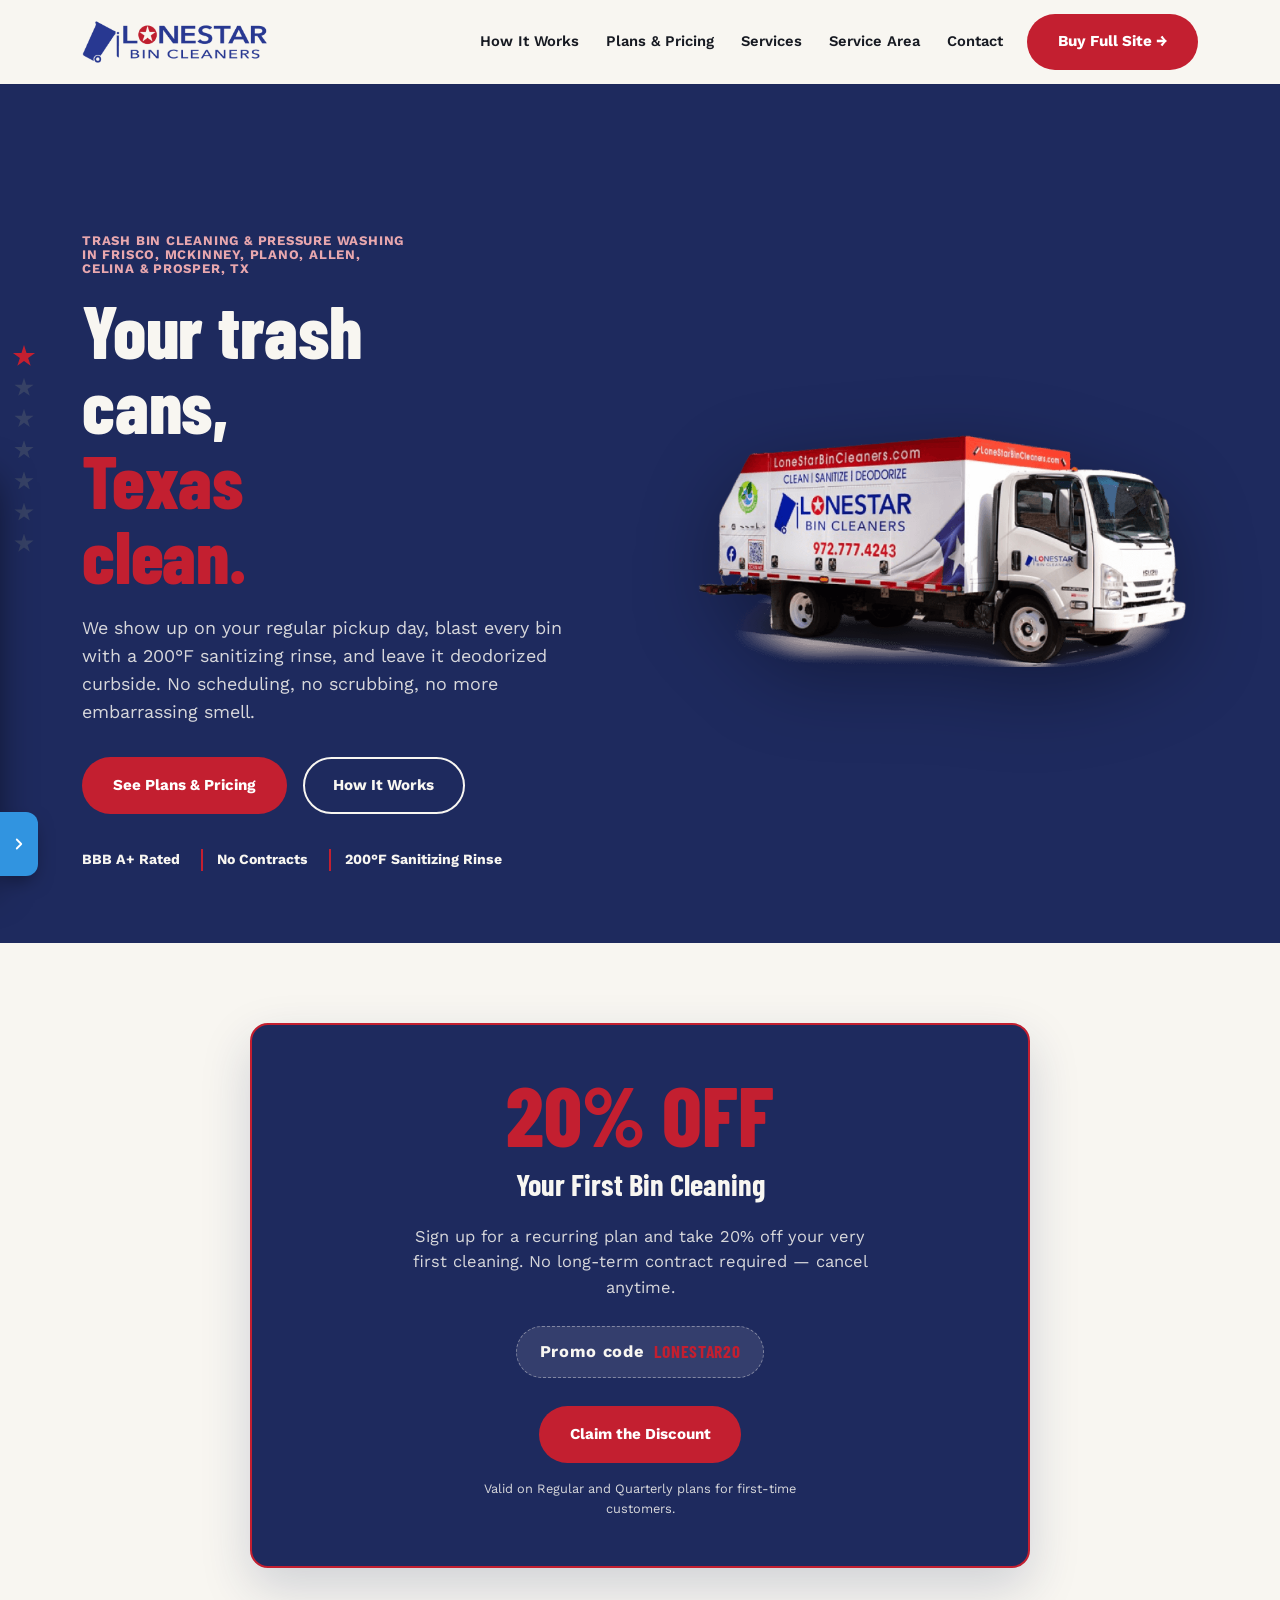
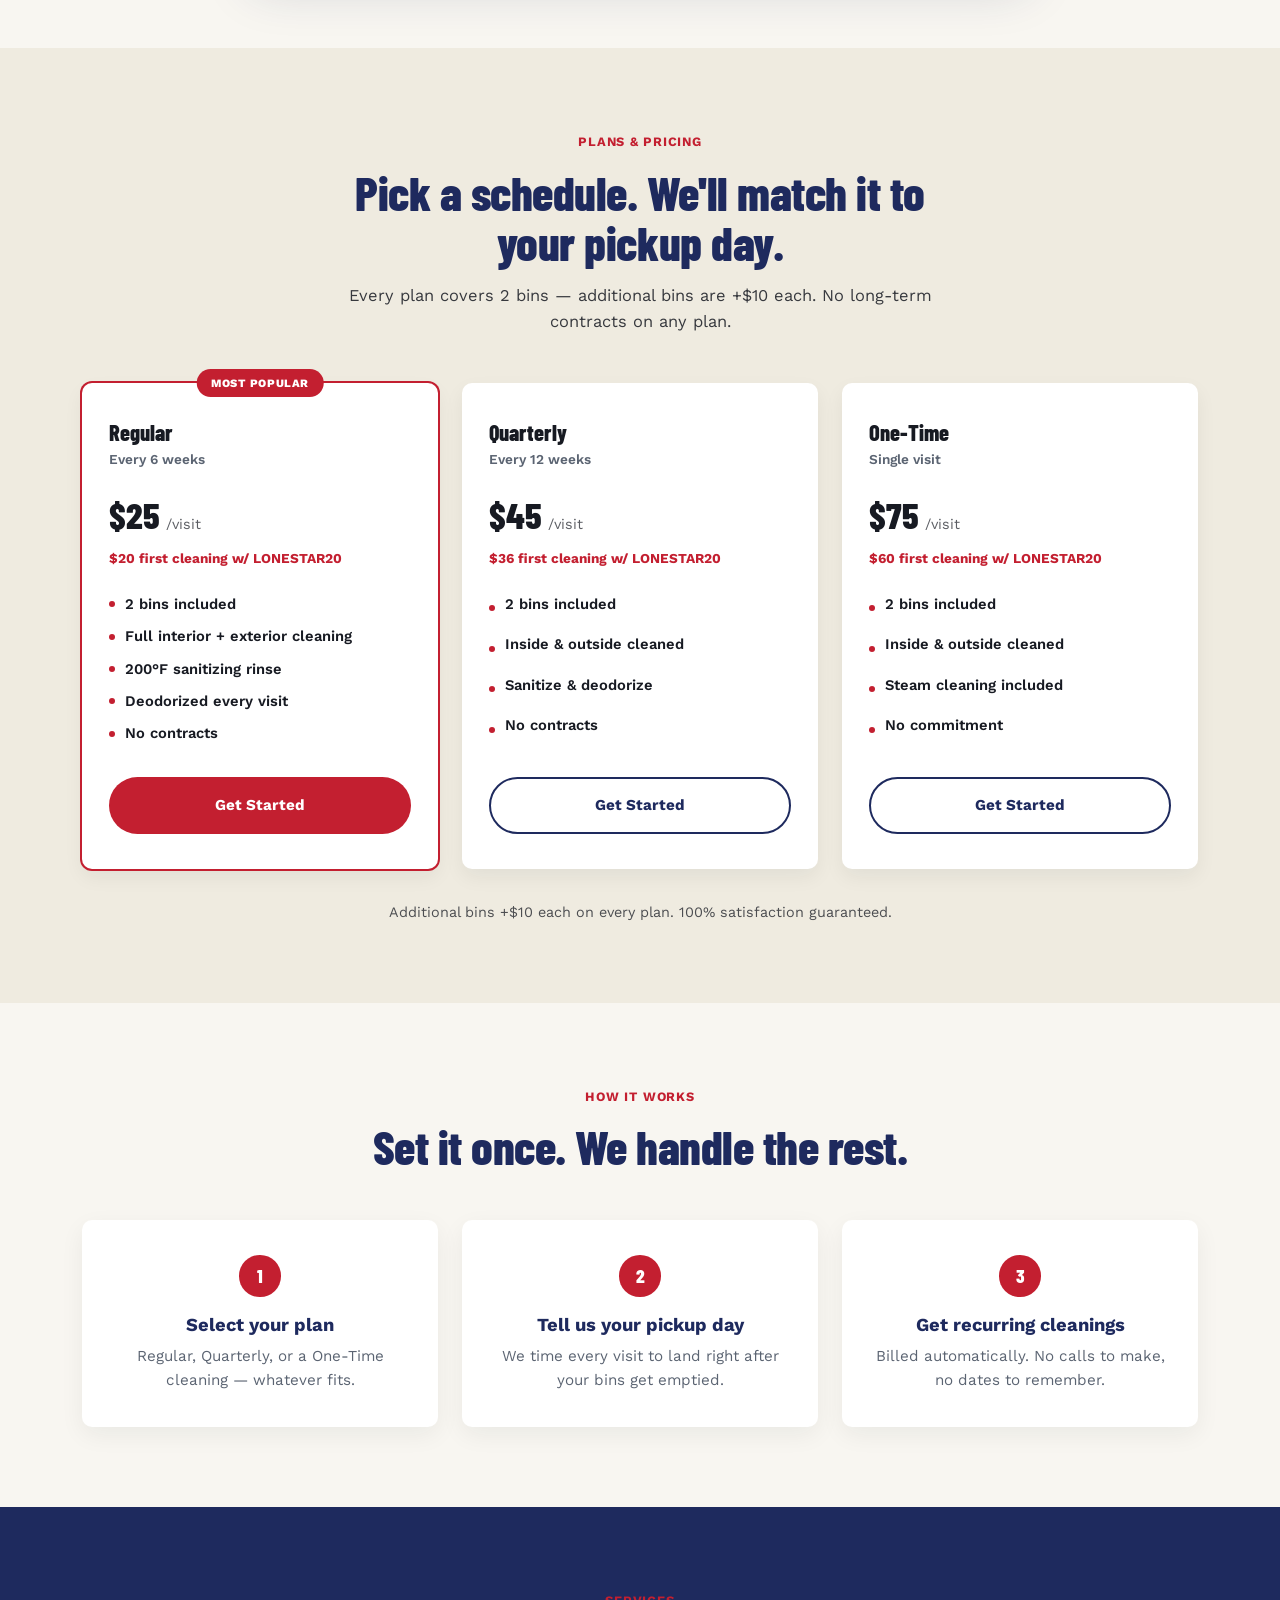
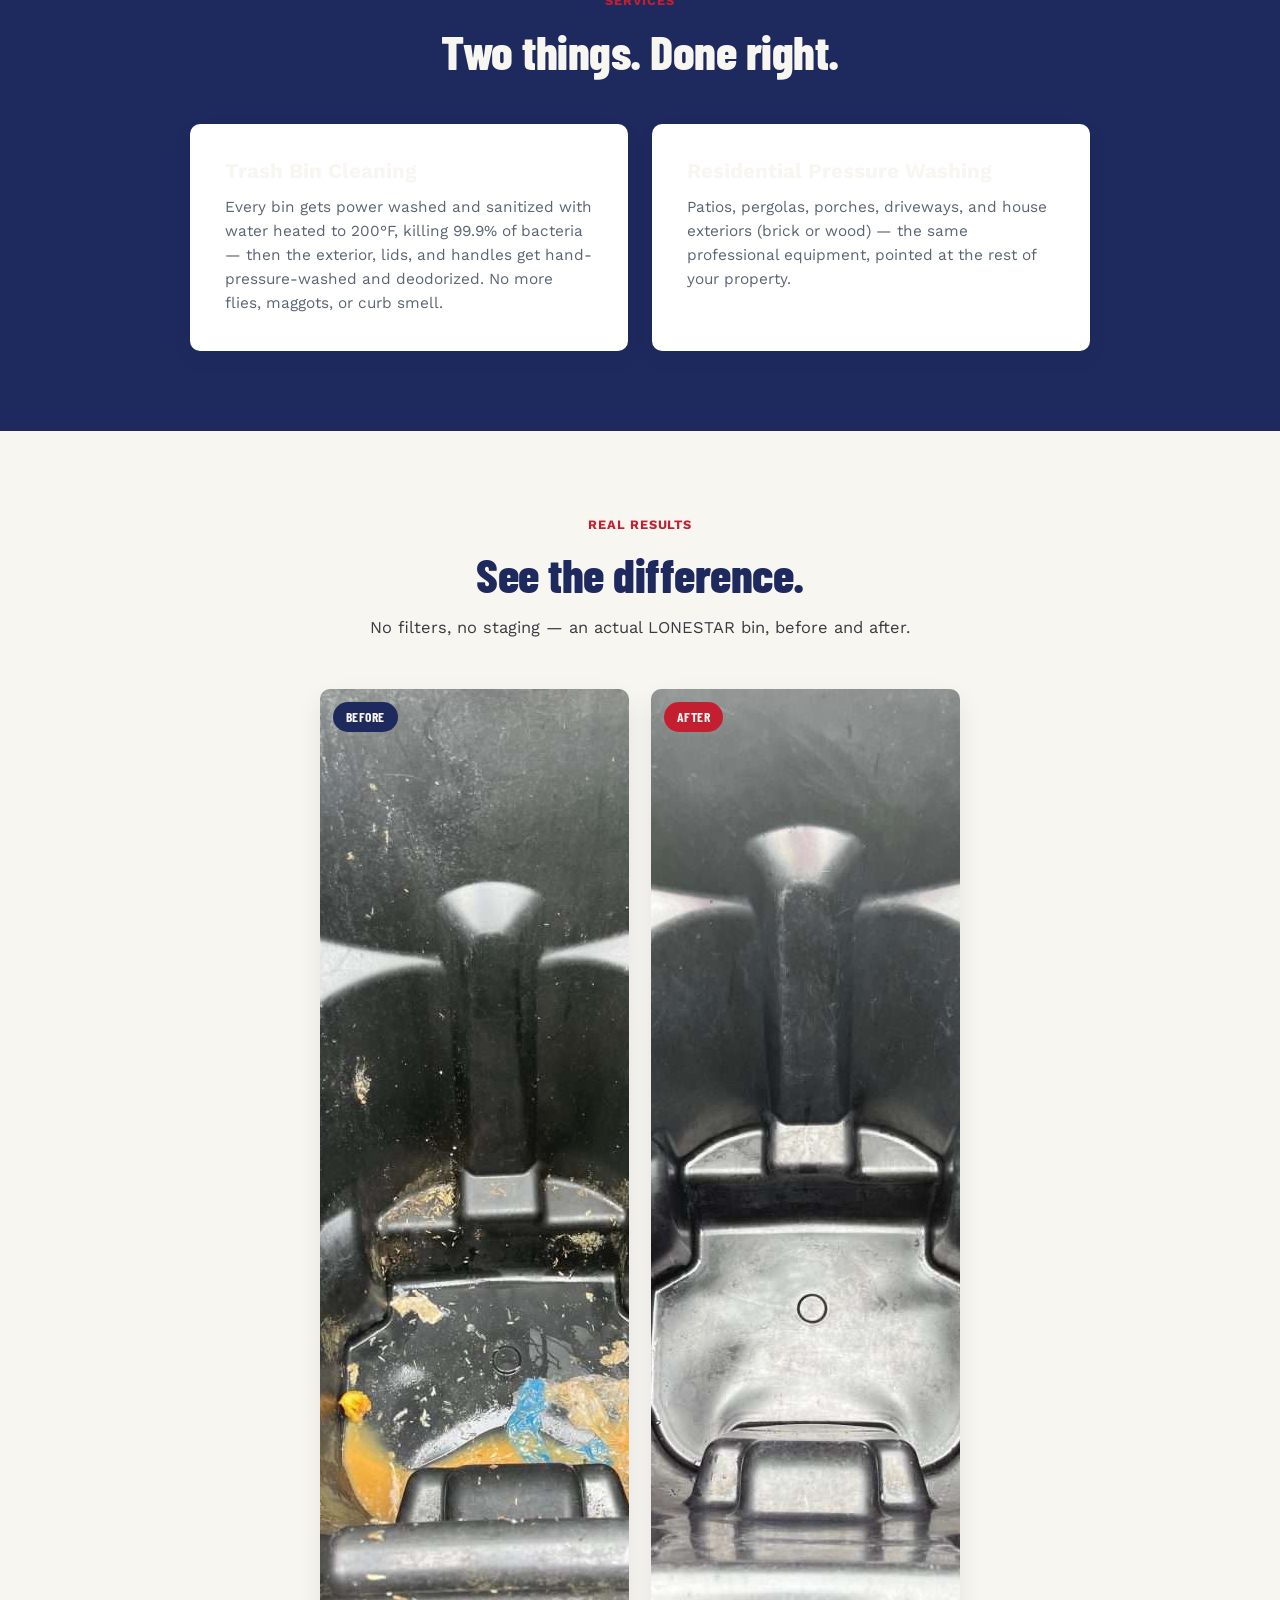
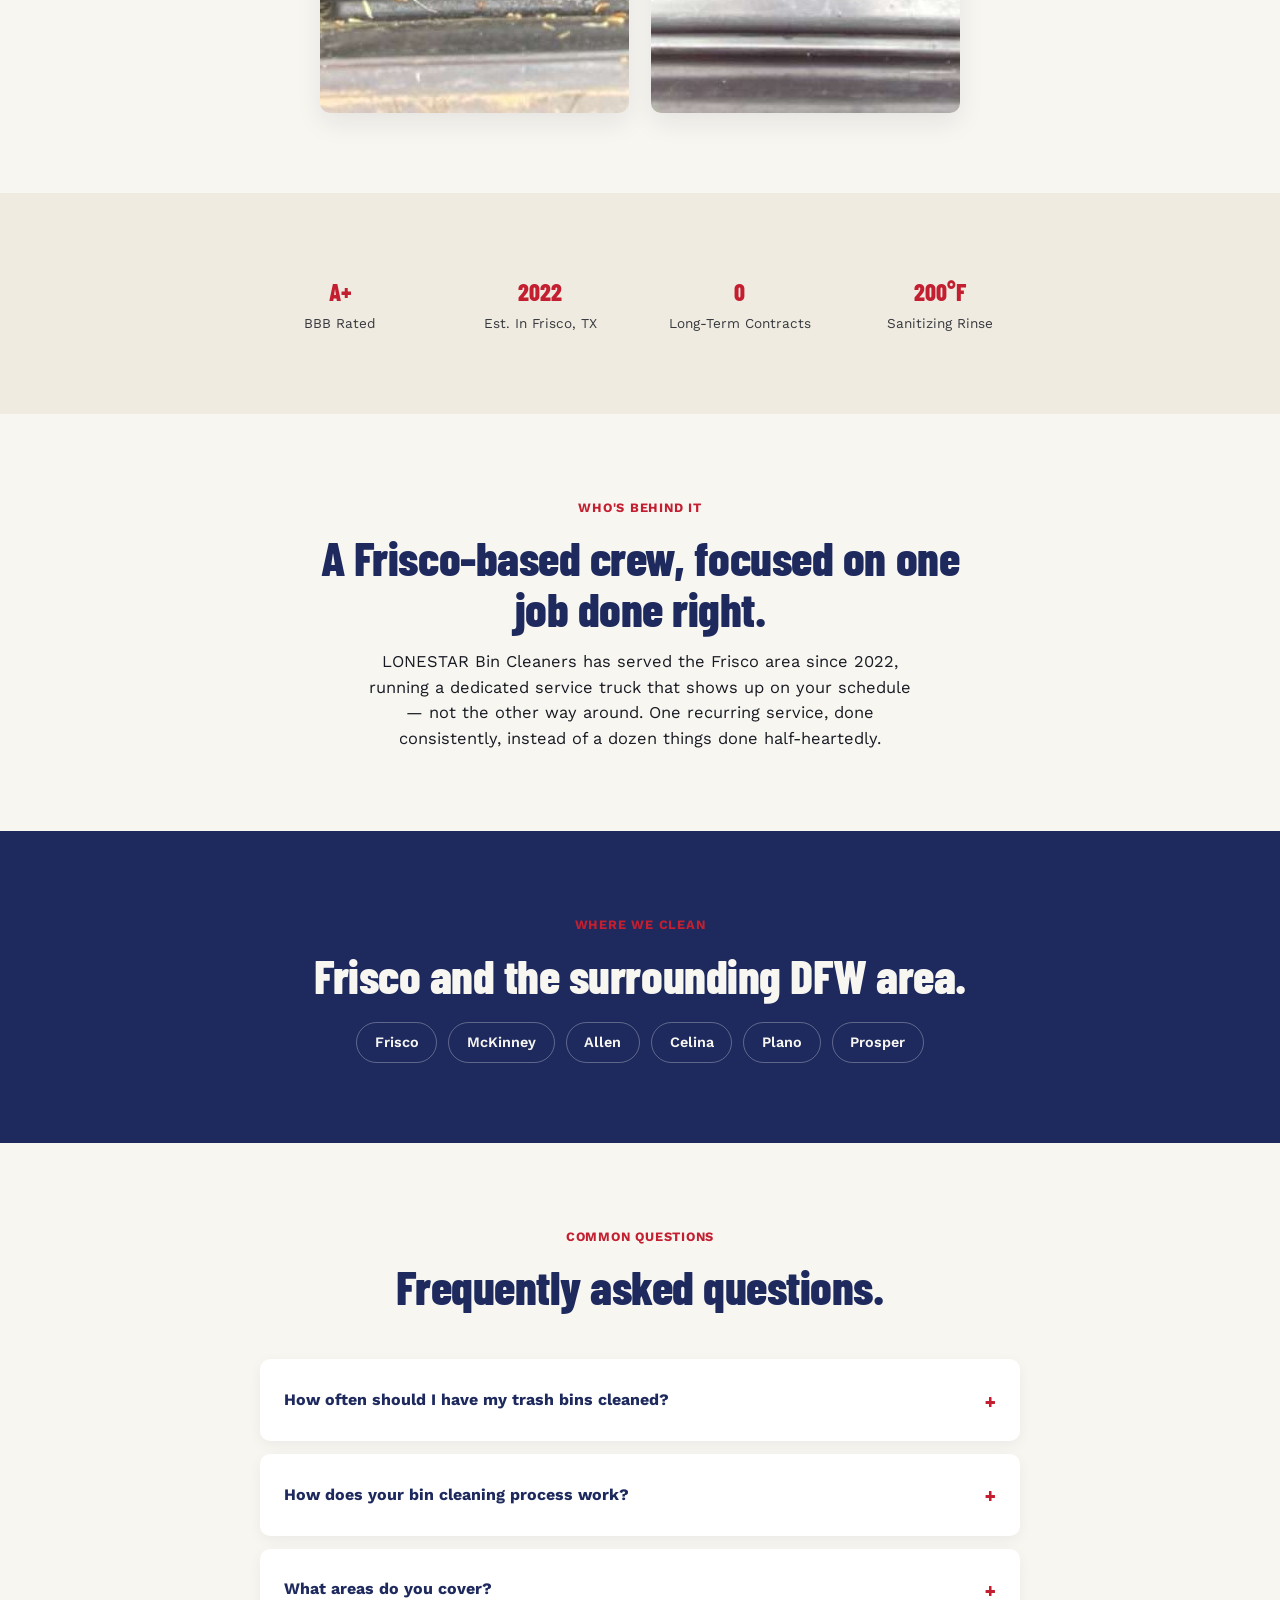
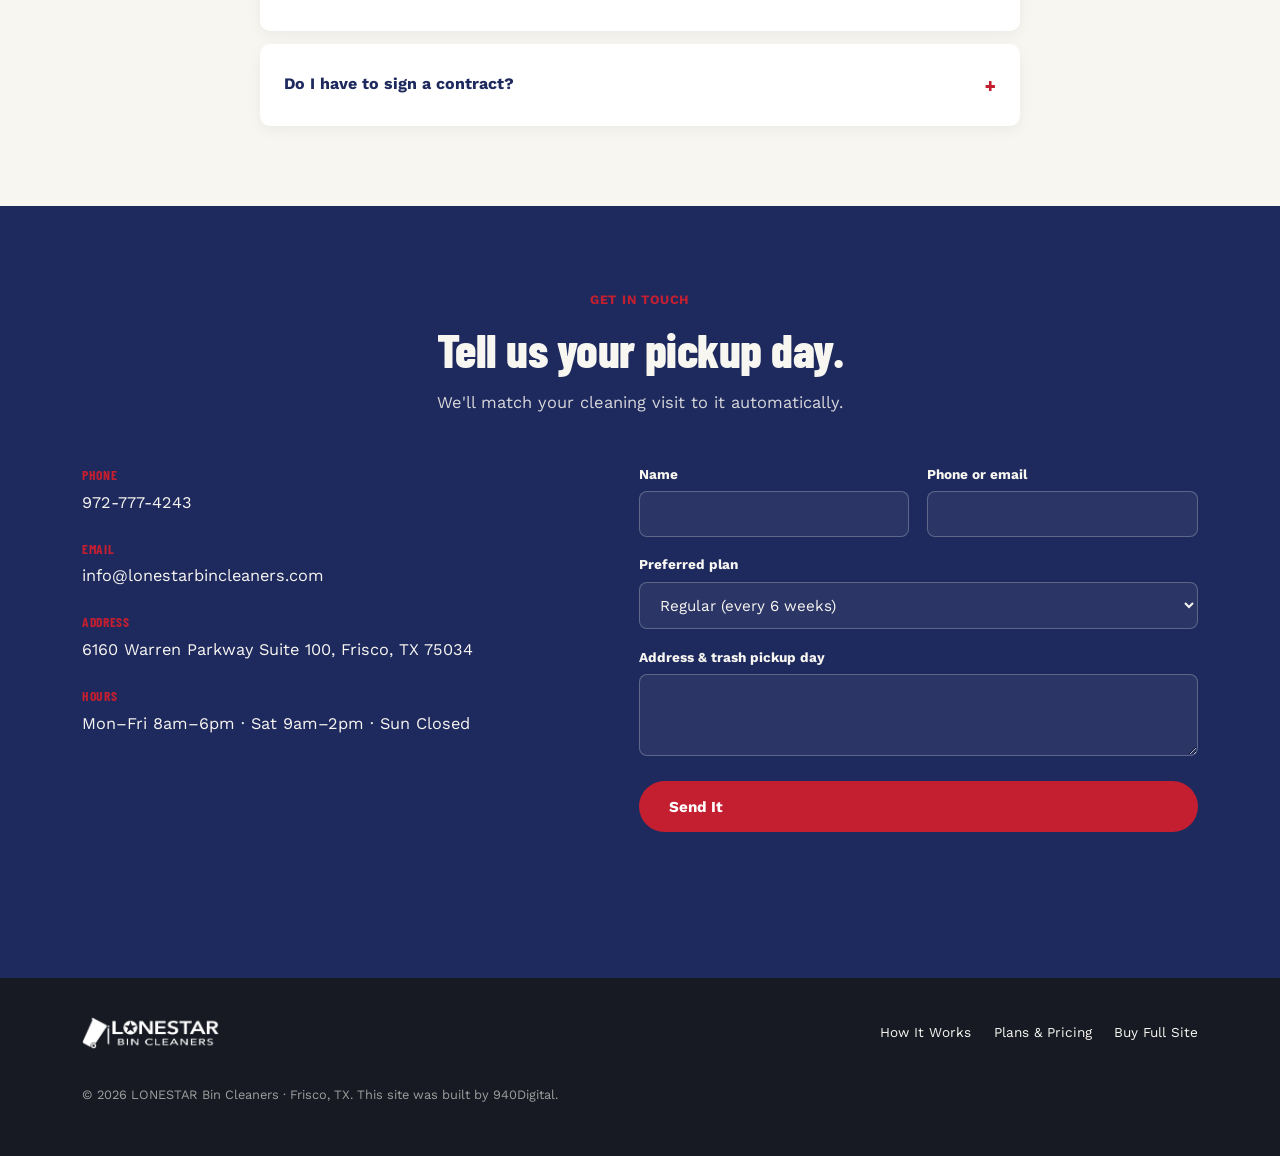
<file: index.html>
<!doctype html>
<html lang="en" class="no-js">
<head>
<script>document.documentElement.classList.replace('no-js','js');</script>
<meta charset="UTF-8">
<meta name="viewport" content="width=device-width, initial-scale=1">
<title>Trash Bin Cleaning in Frisco, McKinney &amp; Plano, TX | LONESTAR Bin Cleaners</title>
<meta name="description" content="LONESTAR Bin Cleaners sanitizes, disinfects, and deodorizes your trash bins curbside in Frisco, McKinney, Plano, Allen, Celina &amp; Prosper, TX. Plans from $25. No contracts. 20% off your first cleaning — code LONESTAR20.">
<link rel="canonical" href="https://lonestarbincleaners.com/">
<meta property="og:type" content="website">
<meta property="og:title" content="Trash Bin Cleaning in Frisco, McKinney &amp; Plano, TX | LONESTAR Bin Cleaners">
<meta property="og:description" content="Curbside trash bin cleaning and residential pressure washing in Frisco, McKinney, Plano, Allen, Celina &amp; Prosper, TX. No contracts. 20% off your first cleaning.">
<meta property="og:image" content="images/truck.png">
<link rel="preconnect" href="https://fonts.googleapis.com">
<link rel="preconnect" href="https://fonts.gstatic.com" crossorigin>
<link href="https://fonts.googleapis.com/css2?family=Barlow+Condensed:wght@600;700;800&family=Work+Sans:wght@400;500;600;700&display=swap" rel="stylesheet">
<link rel="icon" type="image/x-icon" href="favicon.ico">
<link rel="icon" type="image/png" sizes="32x32" href="favicon-32x32.png">
<link rel="icon" type="image/png" sizes="16x16" href="favicon-16x16.png">
<link rel="apple-touch-icon" sizes="180x180" href="apple-touch-icon.png">
<link rel="stylesheet" href="styles.css">
<script type="application/ld+json">
{
  "@context": "https://schema.org",
  "@type": "LocalBusiness",
  "name": "LONESTAR Bin Cleaners",
  "image": "images/truck.png",
  "telephone": "+19727774243",
  "email": "info@lonestarbincleaners.com",
  "address": {
    "@type": "PostalAddress",
    "streetAddress": "6160 Warren Parkway Suite 100",
    "addressLocality": "Frisco",
    "addressRegion": "TX",
    "postalCode": "75034",
    "addressCountry": "US"
  },
  "areaServed": ["Frisco, TX", "McKinney, TX", "Allen, TX", "Celina, TX", "Plano, TX", "Prosper, TX"],
  "openingHoursSpecification": [
    { "@type": "OpeningHoursSpecification", "dayOfWeek": ["Monday","Tuesday","Wednesday","Thursday","Friday"], "opens": "08:00", "closes": "18:00" },
    { "@type": "OpeningHoursSpecification", "dayOfWeek": ["Saturday"], "opens": "09:00", "closes": "14:00" }
  ],
  "priceRange": "$$"
}
</script>
<script type="application/ld+json">
{
  "@context": "https://schema.org",
  "@type": "FAQPage",
  "mainEntity": [
    {
      "@type": "Question",
      "name": "How often should I have my trash bins cleaned?",
      "acceptedAnswer": { "@type": "Answer", "text": "LONESTAR Bin Cleaners recommends having your bins cleaned every six weeks. Quarterly (every 12 weeks) and one-time cleanings are also available." }
    },
    {
      "@type": "Question",
      "name": "How does the bin cleaning process work?",
      "acceptedAnswer": { "@type": "Answer", "text": "Every bin is power washed and sanitized with water heated to 200°F, killing 99.9% of bacteria, then the exterior is hand-pressure-washed and deodorized." }
    },
    {
      "@type": "Question",
      "name": "What areas does LONESTAR Bin Cleaners serve?",
      "acceptedAnswer": { "@type": "Answer", "text": "LONESTAR Bin Cleaners serves Frisco, McKinney, Allen, Celina, Plano, and Prosper, TX." }
    },
    {
      "@type": "Question",
      "name": "Do I have to sign a contract?",
      "acceptedAnswer": { "@type": "Answer", "text": "No. There are no long-term contracts on any plan, and you can cancel anytime." }
    }
  ]
}
</script>
</head>
<body>

<nav class="checklist-rail" aria-hidden="true" id="checklistRail">
  <div class="checklist-rail__item" data-section="hero"></div>
  <div class="checklist-rail__item" data-section="deal"></div>
  <div class="checklist-rail__item" data-section="pricing"></div>
  <div class="checklist-rail__item" data-section="how"></div>
  <div class="checklist-rail__item" data-section="services"></div>
  <div class="checklist-rail__item" data-section="area"></div>
  <div class="checklist-rail__item" data-section="contact"></div>
</nav>

<div class="topbar">
  <div class="wrap">
    <div class="topbar-social">
      <a href="https://www.facebook.com/LONESTARBinCleaners/" target="_blank" rel="noopener" aria-label="Facebook"><svg viewBox="0 0 24 24" fill="currentColor"><path d="M13.5 21v-8h2.7l.4-3.1h-3.1V8c0-.9.25-1.5 1.55-1.5H16.7V3.7C16.4 3.66 15.4 3.57 14.24 3.57c-2.4 0-4.05 1.47-4.05 4.16V9.9H7.5V13h2.69v8h3.31Z"/></svg></a>
      <a href="https://www.instagram.com/lonestarbincleaners/" target="_blank" rel="noopener" aria-label="Instagram"><svg viewBox="0 0 24 24" fill="none" stroke="currentColor" stroke-width="2"><rect x="3" y="3" width="18" height="18" rx="5"/><circle cx="12" cy="12" r="4"/><circle cx="17.5" cy="6.5" r="0.6" fill="currentColor" stroke="none"/></svg></a>
      <a href="https://www.youtube.com/@lonestarbincleaners" target="_blank" rel="noopener" aria-label="YouTube"><svg viewBox="0 0 24 24" fill="currentColor"><path d="M21.6 7.2s-.2-1.5-.85-2.2c-.8-.9-1.7-.9-2.1-.95C15.9 3.8 12 3.8 12 3.8h0s-3.9 0-6.65.25c-.4.05-1.3.05-2.1.95C2.6 5.7 2.4 7.2 2.4 7.2S2.15 9 2.15 10.75v1.5c0 1.75.25 3.55.25 3.55s.2 1.5.85 2.2c.8.9 1.85.87 2.3.97 1.7.15 6.45.25 6.45.25s3.9 0 6.65-.25c.4-.05 1.3-.05 2.1-.95.65-.7.85-2.2.85-2.2s.25-1.8.25-3.55v-1.5C21.85 9 21.6 7.2 21.6 7.2ZM9.95 14.1V8.4l5.4 2.85-5.4 2.85Z"/></svg></a>
    </div>
    <p class="topbar-deal">20% off your first cleaning — code <code>LONESTAR20</code></p>
    <div class="topbar-contact">
      <a href="tel:9727774243">972-777-4243</a>
      <a href="mailto:info@lonestarbincleaners.com">info@lonestarbincleaners.com</a>
    </div>
  </div>
</div>

<header class="site-header" id="siteHeader">
  <div class="wrap">
    <a href="index.html" class="logo"><img src="images/logo.png" alt="LONESTAR Bin Cleaners" class="logo-mark"></a>
    <nav class="main-nav" aria-label="Primary">
      <a href="#how">How It Works</a>
      <a href="#pricing">Plans &amp; Pricing</a>
      <a href="#services">Services</a>
      <a href="#area">Service Area</a>
      <a href="#contact">Contact</a>
    </nav>
    <div class="nav-cta">
      <a href="buy.html" class="btn btn--primary nav-full-site">Buy Full Site →</a>
      <button class="nav-toggle" id="navToggle" aria-expanded="false" aria-controls="mobileNav">Menu</button>
    </div>
  </div>
</header>

<div class="mobile-nav" id="mobileNav">
  <button class="mobile-nav__close" id="navClose" aria-label="Close menu">Close</button>
  <a href="#how">How It Works</a>
  <a href="#pricing">Plans &amp; Pricing</a>
  <a href="#services">Services</a>
  <a href="#area">Service Area</a>
  <a href="#contact">Contact</a>
  <a href="buy.html">Buy Full Site</a>
</div>

<main id="top">

  <!-- HERO — photo-led (real branded truck). H1 TRICK: the real <h1> carries every
       SEO-important fact in the small .eyebrow span; the large-looking .hero-line spans
       are just a tagline, not the semantic payload. Same pattern as the Brick by Brick build. -->
  <section class="hero" id="hero">
    <div class="wrap">
      <div class="hero-copy">
        <h1>
          <span class="eyebrow">Trash Bin Cleaning &amp; Pressure Washing in Frisco, McKinney, Plano, Allen, Celina &amp; Prosper, TX</span>
          <span class="hero-line hero-line--1">Your trash cans,</span>
          <span class="hero-line hero-line--2">Texas clean.</span>
        </h1>
        <p class="hero__dek">We show up on your regular pickup day, blast every bin with a 200&deg;F sanitizing rinse, and leave it deodorized curbside. No scheduling, no scrubbing, no more embarrassing smell.</p>
        <div class="hero__actions">
          <a href="#pricing" class="btn btn--primary">See Plans &amp; Pricing</a>
          <a href="#how" class="btn btn--dark-ghost">How It Works</a>
        </div>
        <div class="hero__ticks">
          <span>BBB A+ Rated</span>
          <span>No Contracts</span>
          <span>200°F Sanitizing Rinse</span>
        </div>
      </div>
      <div class="hero-media">
        <img src="images/truck.png" alt="LONESTAR Bin Cleaners branded service truck with Texas flag graphic and phone number 972-777-4243" loading="eager" width="801" height="378">
      </div>
    </div>
  </section>

  <!-- DEALS — real, current promo, given its own section per Owen's ask -->
  <section class="section section--white" id="deal" data-pole-label="Deal">
    <div class="wrap">
      <div class="deal-card">
        <div class="deal-card__pct">20% OFF</div>
        <div class="deal-card__headline">Your First Bin Cleaning</div>
        <p>Sign up for a recurring plan and take 20% off your very first cleaning. No long-term contract required — cancel anytime.</p>
        <div class="deal-card__code">Promo code <b>LONESTAR20</b></div>
        <div class="deal-card__actions">
          <a href="#pricing" class="btn btn--primary">Claim the Discount</a>
        </div>
        <p class="deal-card__fine">Valid on Regular and Quarterly plans for first-time customers.</p>
      </div>
    </div>
  </section>

  <!-- PLANS & PRICING — real 3-tier pricing, replacing the generic checklist -->
  <section class="section section--tint" id="pricing" data-pole-label="Plans &amp; Pricing">
    <div class="wrap">
      <div class="section-head">
        <span class="eyebrow">Plans &amp; Pricing</span>
        <h2 class="section-title">Pick a schedule. We'll match it to your pickup day.</h2>
        <p class="section-dek">Every plan covers 2 bins — additional bins are +$10 each. No long-term contracts on any plan.</p>
      </div>
      <div class="pricing-grid">
        <div class="pricing-card pricing-card--featured">
          <span class="pricing-card__badge">Most Popular</span>
          <h3>Regular</h3>
          <span class="pricing-card__freq">Every 6 weeks</span>
          <div class="pricing-card__price"><b>$25</b><span>/visit</span></div>
          <span class="pricing-card__first">$20 first cleaning w/ LONESTAR20</span>
          <ul class="pricing-card__list">
            <li>2 bins included</li>
            <li>Full interior + exterior cleaning</li>
            <li>200°F sanitizing rinse</li>
            <li>Deodorized every visit</li>
            <li>No contracts</li>
          </ul>
          <a href="buy.html" class="btn btn--primary">Get Started</a>
        </div>
        <div class="pricing-card">
          <h3>Quarterly</h3>
          <span class="pricing-card__freq">Every 12 weeks</span>
          <div class="pricing-card__price"><b>$45</b><span>/visit</span></div>
          <span class="pricing-card__first">$36 first cleaning w/ LONESTAR20</span>
          <ul class="pricing-card__list">
            <li>2 bins included</li>
            <li>Inside &amp; outside cleaned</li>
            <li>Sanitize &amp; deodorize</li>
            <li>No contracts</li>
          </ul>
          <a href="buy.html" class="btn btn--ghost">Get Started</a>
        </div>
        <div class="pricing-card">
          <h3>One-Time</h3>
          <span class="pricing-card__freq">Single visit</span>
          <div class="pricing-card__price"><b>$75</b><span>/visit</span></div>
          <span class="pricing-card__first">$60 first cleaning w/ LONESTAR20</span>
          <ul class="pricing-card__list">
            <li>2 bins included</li>
            <li>Inside &amp; outside cleaned</li>
            <li>Steam cleaning included</li>
            <li>No commitment</li>
          </ul>
          <a href="buy.html" class="btn btn--ghost">Get Started</a>
        </div>
      </div>
      <p class="pricing-note">Additional bins +$10 each on every plan. 100% satisfaction guaranteed.</p>
    </div>
  </section>

  <!-- HOW IT WORKS -->
  <section class="section section--white" id="how" data-pole-label="How It Works">
    <div class="wrap">
      <div class="section-head">
        <span class="eyebrow">How It Works</span>
        <h2 class="section-title">Set it once. We handle the rest.</h2>
      </div>
      <div class="works-grid">
        <div class="works-step">
          <div class="num">1</div>
          <h3>Select your plan</h3>
          <p>Regular, Quarterly, or a One-Time cleaning — whatever fits.</p>
        </div>
        <div class="works-step">
          <div class="num">2</div>
          <h3>Tell us your pickup day</h3>
          <p>We time every visit to land right after your bins get emptied.</p>
        </div>
        <div class="works-step">
          <div class="num">3</div>
          <h3>Get recurring cleanings</h3>
          <p>Billed automatically. No calls to make, no dates to remember.</p>
        </div>
      </div>
    </div>
  </section>

  <!-- SERVICES — only the two real service lines -->
  <section class="section section--dark" id="services" data-pole-label="Services">
    <div class="wrap">
      <div class="section-head">
        <span class="eyebrow" style="color:var(--red)">Services</span>
        <h2 class="section-title">Two things. Done right.</h2>
      </div>
      <div class="services-grid">
        <div class="service-card">
          <h3>Trash Bin Cleaning</h3>
          <p>Every bin gets power washed and sanitized with water heated to 200°F, killing 99.9% of bacteria — then the exterior, lids, and handles get hand-pressure-washed and deodorized. No more flies, maggots, or curb smell.</p>
        </div>
        <div class="service-card">
          <h3>Residential Pressure Washing</h3>
          <p>Patios, pergolas, porches, driveways, and house exteriors (brick or wood) — the same professional equipment, pointed at the rest of your property.</p>
        </div>
      </div>
    </div>
  </section>

  <!-- BEFORE & AFTER — real proof photos -->
  <section class="section section--white" id="before-after" data-pole-label="Before &amp; After">
    <div class="wrap">
      <div class="section-head">
        <span class="eyebrow">Real Results</span>
        <h2 class="section-title">See the difference.</h2>
        <p class="section-dek">No filters, no staging — an actual LONESTAR bin, before and after.</p>
      </div>
      <div class="ba-grid">
        <div class="ba-item before"><span>Before</span><img src="images/bin-before.jpg" alt="Trash bin interior before LONESTAR Bin Cleaners service — visible grime and residue" loading="lazy" width="768" height="1024"></div>
        <div class="ba-item after"><span>After</span><img src="images/bin-after.jpg" alt="Same trash bin interior after LONESTAR Bin Cleaners service — fully sanitized and spotless" loading="lazy" width="768" height="1024"></div>
      </div>
    </div>
  </section>

  <!-- TRUST BAR — verified facts only, no invented star rating -->
  <section class="section section--tint" id="trust" data-pole-label="Trust">
    <div class="wrap">
      <div class="trust-grid">
        <div class="trust-item"><b>A+</b><span>BBB Rated</span></div>
        <div class="trust-item"><b>2022</b><span>Est. In Frisco, TX</span></div>
        <div class="trust-item"><b>0</b><span>Long-Term Contracts</span></div>
        <div class="trust-item"><b>200°F</b><span>Sanitizing Rinse</span></div>
      </div>
    </div>
  </section>

  <!-- ABOUT — kept honest and minimal; no owner name is publicly listed anywhere -->
  <section class="section section--white about" id="about" data-pole-label="About">
    <div class="wrap about-layout">
      <span class="eyebrow">Who's Behind It</span>
      <h2 class="section-title">A Frisco-based crew, focused on one job done right.</h2>
      <p>LONESTAR Bin Cleaners has served the Frisco area since 2022, running a dedicated service truck that shows up on your schedule — not the other way around. One recurring service, done consistently, instead of a dozen things done half-heartedly.</p>
    </div>
  </section>

  <!-- SERVICE AREA -->
  <section class="section section--dark" id="area" data-pole-label="Area">
    <div class="wrap" style="text-align:center;">
      <span class="eyebrow" style="color:var(--red)">Where We Clean</span>
      <h2 class="section-title">Frisco and the surrounding DFW area.</h2>
      <ul class="area-list">
        <li>Frisco</li>
        <li>McKinney</li>
        <li>Allen</li>
        <li>Celina</li>
        <li>Plano</li>
        <li>Prosper</li>
      </ul>
    </div>
  </section>

  <!-- FAQ — real answers, condensed, matching FAQPage schema above -->
  <section class="section section--white" id="faq" data-pole-label="FAQ">
    <div class="wrap">
      <div class="section-head">
        <span class="eyebrow">Common Questions</span>
        <h2 class="section-title">Frequently asked questions.</h2>
      </div>
      <div class="faq-list">
        <details class="faq-item">
          <summary>How often should I have my trash bins cleaned?</summary>
          <p>We recommend having your bins cleaned every six weeks. Quarterly (every 12 weeks) and one-time cleanings are also available.</p>
        </details>
        <details class="faq-item">
          <summary>How does your bin cleaning process work?</summary>
          <p>Every bin is power washed and sanitized with water heated to 200°F, killing 99.9% of bacteria, then hand-pressure-washed on the exterior and deodorized.</p>
        </details>
        <details class="faq-item">
          <summary>What areas do you cover?</summary>
          <p>Frisco, McKinney, Allen, Celina, Plano, and Prosper, TX.</p>
        </details>
        <details class="faq-item">
          <summary>Do I have to sign a contract?</summary>
          <p>No. There are no long-term contracts on any plan, and you can cancel anytime.</p>
        </details>
      </div>
    </div>
  </section>

  <!-- CONTACT -->
  <section class="section section--dark" id="contact" data-pole-label="Contact">
    <div class="wrap">
      <div class="section-head">
        <span class="eyebrow" style="color:var(--red)">Get In Touch</span>
        <h2 class="section-title">Tell us your pickup day.</h2>
        <p class="section-dek">We'll match your cleaning visit to it automatically.</p>
      </div>
      <div class="contact-layout">
        <div class="contact-info">
          <div class="contact-info__row"><b>Phone</b><a href="tel:9727774243">972-777-4243</a></div>
          <div class="contact-info__row"><b>Email</b><a href="mailto:info@lonestarbincleaners.com">info@lonestarbincleaners.com</a></div>
          <div class="contact-info__row"><b>Address</b><span>6160 Warren Parkway Suite 100, Frisco, TX 75034</span></div>
          <div class="contact-info__row"><b>Hours</b><span>Mon–Fri 8am–6pm · Sat 9am–2pm · Sun Closed</span></div>
        </div>
        <form class="contact-form" id="contactForm" novalidate>
          <div class="form-row">
            <div class="field">
              <label for="name">Name</label>
              <input type="text" id="name" name="name" required autocomplete="name">
            </div>
            <div class="field">
              <label for="phone">Phone or email</label>
              <input type="text" id="phone" name="phone" required autocomplete="tel">
            </div>
          </div>
          <div class="field">
            <label for="plan">Preferred plan</label>
            <select id="plan" name="plan">
              <option>Regular (every 6 weeks)</option>
              <option>Quarterly (every 12 weeks)</option>
              <option>One-Time</option>
              <option>Not sure yet</option>
            </select>
          </div>
          <div class="field">
            <label for="address">Address &amp; trash pickup day</label>
            <textarea id="address" name="address" rows="3"></textarea>
          </div>
          <button type="submit" class="btn btn--primary">Send It</button>
          <p class="form-status" id="formStatus" role="status" aria-live="polite"></p>
        </form>
      </div>
    </div>
  </section>

</main>

<footer class="site-footer">
  <div class="wrap">
    <a href="index.html" class="logo"><img src="images/logo.png" alt="LONESTAR Bin Cleaners" class="logo-mark"></a>
    <ul class="footer-links">
      <li><a href="#how">How It Works</a></li>
      <li><a href="#pricing">Plans &amp; Pricing</a></li>
      <li><a href="buy.html">Buy Full Site</a></li>
    </ul>
    <p class="footer-fine">&copy; 2026 LONESTAR Bin Cleaners · Frisco, TX. This site was built by 940Digital.</p>
  </div>
</footer>

<script src="script.js"></script>

<!-- ============================================================
     940DIGITAL PREVIEW BADGE — self-contained, safe to delete.
     ============================================================ -->
<div id="d940-drawer" class="d940-drawer">
  <div class="d940-panel">
    <div class="d940-mark">940<span>Digital</span></div>
    <p class="d940-body">Imagine this site customized with your colors and logo — fully in sync with your vision.</p>
    <p class="d940-body">We build these previews from your business's own publicly available information online, so this one is built specifically for you — and anything on it, any word, image, or detail, can be changed if it doesn't feel like an accurate fit.</p>
    <p class="d940-cta">Want to learn more? Text the number you got this link from, <a href="https://www.940digital.com/contact.html" target="_blank" rel="noopener">email us</a>, or visit <a href="https://www.940digital.com" target="_blank" rel="noopener">940digital.com</a>.</p>
  </div>
  <button class="d940-tab" type="button" aria-label="Open">
    <svg viewBox="0 0 24 24" fill="none" stroke="currentColor" stroke-width="2.4" stroke-linecap="round" stroke-linejoin="round"><polyline points="9 6 15 12 9 18"/></svg>
  </button>
</div>
<style>
  .d940-drawer { position: fixed; left: 0; bottom: 1.5rem; z-index: 999; display: flex; align-items: flex-end; transform: translateX(-320px); transition: transform .4s cubic-bezier(.16,1,.3,1); font-family: -apple-system, BlinkMacSystemFont, 'Segoe UI', Roboto, sans-serif; }
  .d940-drawer.open { transform: translateX(0); }
  .d940-panel { width: 320px; flex-shrink: 0; background: #1B1D21; border: 1px solid #3194E0; border-left: 0; border-radius: 0 14px 0 0; padding: 1.4rem 1.5rem 1.5rem; box-shadow: 0 16px 40px -8px rgba(0,0,0,.65); color: #fff; }
  .d940-mark { font-weight: 800; font-size: 1.3rem; margin-bottom: .75rem; letter-spacing: -0.01em; }
  .d940-mark span { color: #3194E0; }
  .d940-body { font-size: .95rem; line-height: 1.55; color: #fff; margin: 0 0 .85rem; }
  .d940-cta { font-size: .88rem; line-height: 1.5; color: #D4D8DE; margin: 0; }
  .d940-cta a { color: #5FAEEE; font-weight: 700; text-decoration: underline; }
  .d940-tab { flex-shrink: 0; width: 38px; height: 64px; background: #3194E0; color: #fff; border: none; border-radius: 0 12px 12px 0; display: flex; align-items: center; justify-content: center; cursor: pointer; box-shadow: 0 8px 20px -6px rgba(0,0,0,.5); }
  .d940-tab:hover { background: #4AA3E8; }
  .d940-tab svg { width: 18px; height: 18px; transition: transform .35s cubic-bezier(.16,1,.3,1); }
  .d940-drawer.open .d940-tab svg { transform: rotate(180deg); }
  @media (max-width: 480px) {
    .d940-drawer { transform: translateX(-260px); }
    .d940-panel { width: 260px; padding: 1.2rem 1.25rem 1.3rem; }
  }
</style>
<script>
  (function () {
    var drawer = document.getElementById('d940-drawer');
    if (!drawer) return;
    var tab = drawer.querySelector('.d940-tab');
    tab.addEventListener('click', function () {
      var open = drawer.classList.toggle('open');
      tab.setAttribute('aria-label', open ? 'Close' : 'Open');
    });
  })();
</script>

</body>
</html>
</file>
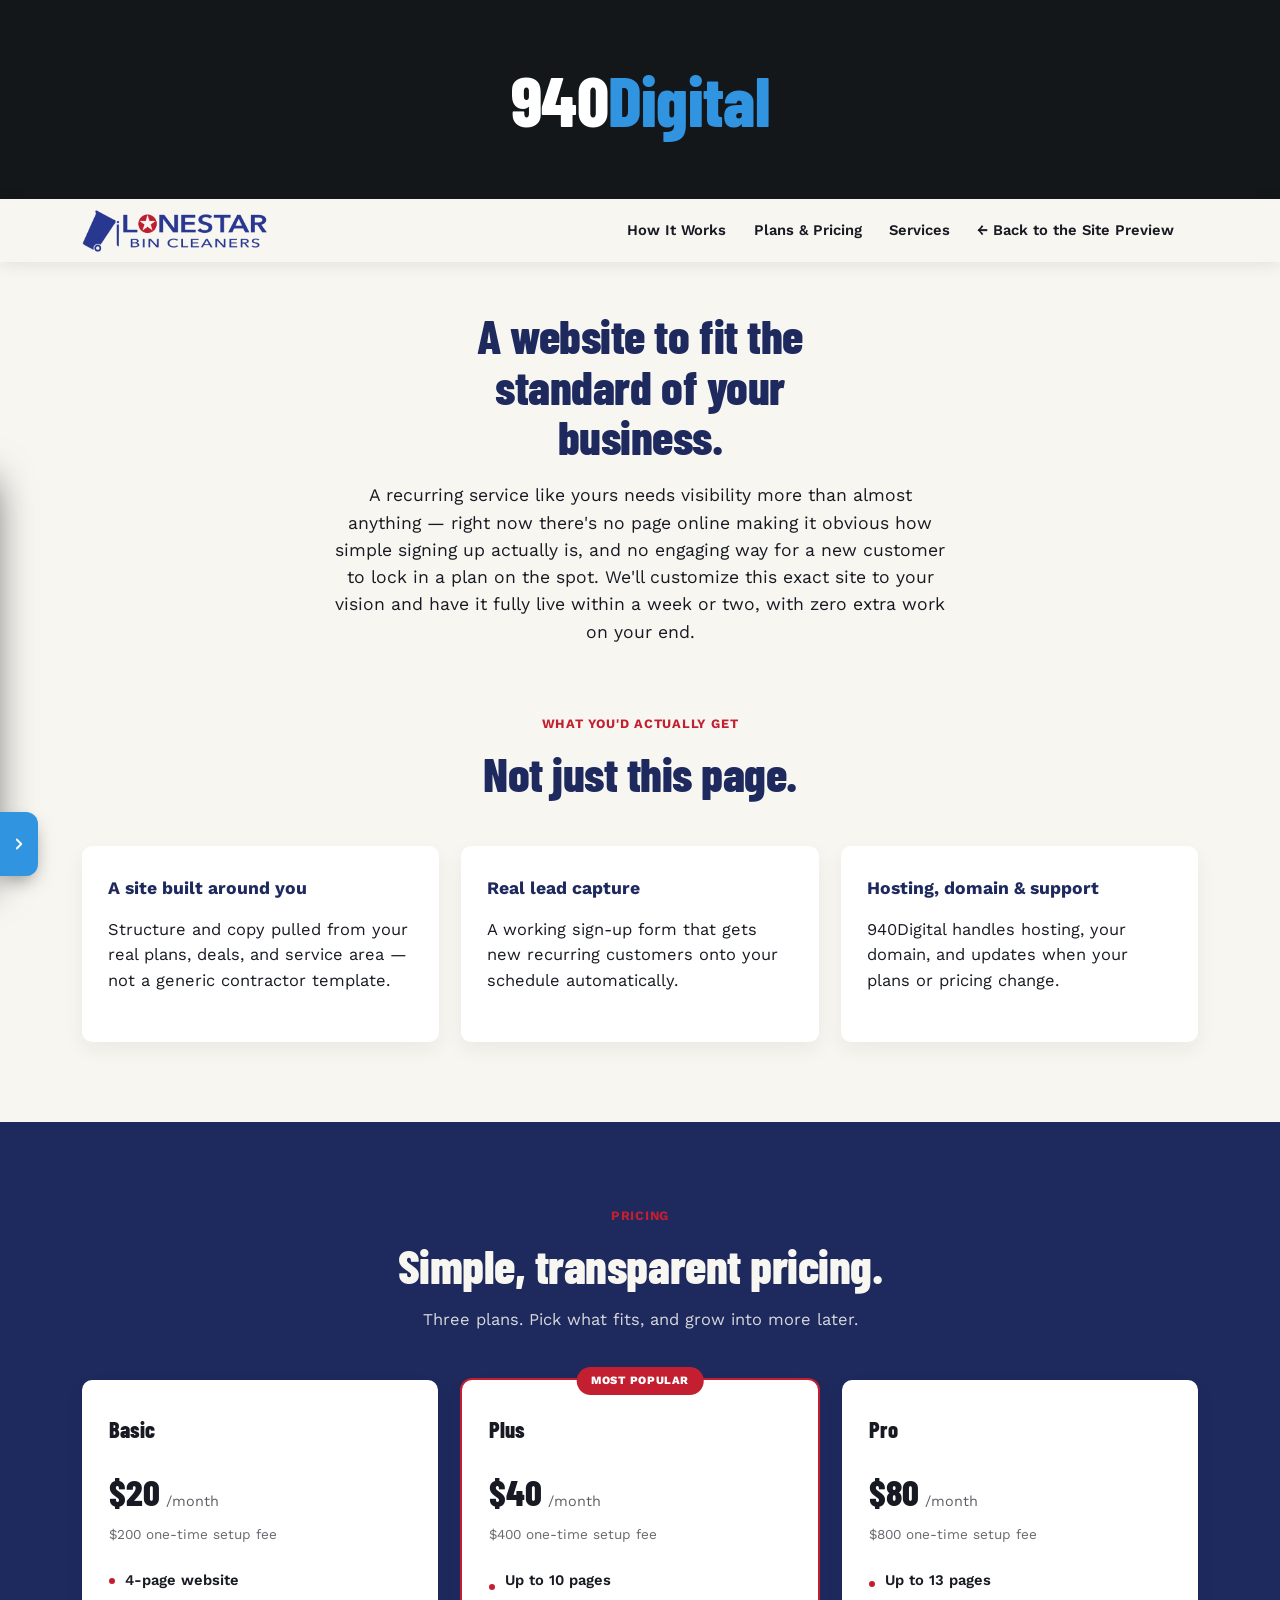
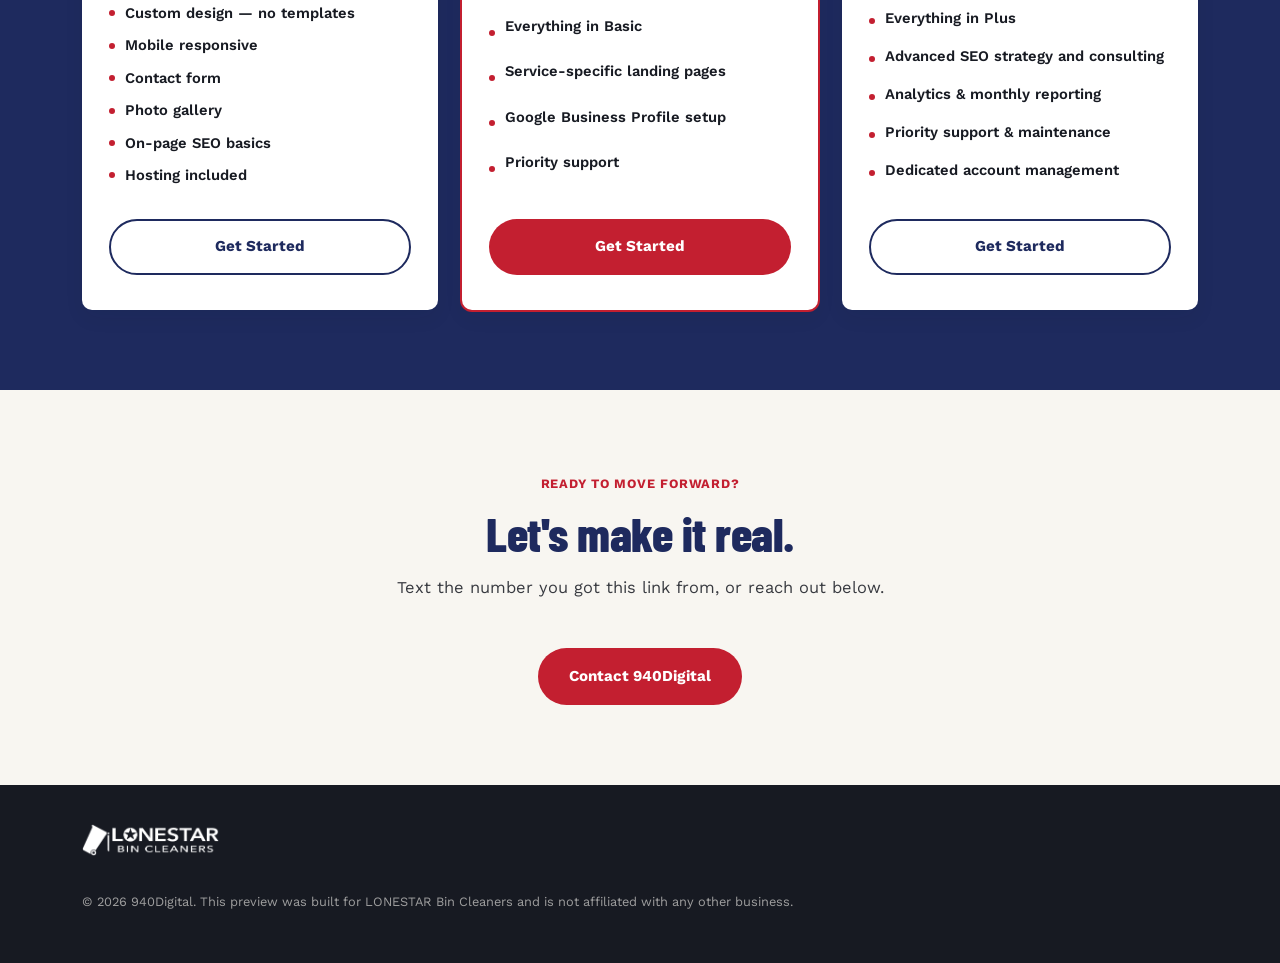
<file: buy.html>
<!doctype html>
<html lang="en">
<head>
<meta charset="UTF-8">
<meta name="viewport" content="width=device-width, initial-scale=1">
<title>This Site Is a Preview, Built for LONESTAR Bin Cleaners — 940Digital</title>
<meta name="description" content="This is a demo site built specifically for LONESTAR Bin Cleaners by 940Digital. Here's what it is, what you'd get, and how to move forward.">
<link rel="preconnect" href="https://fonts.googleapis.com">
<link rel="preconnect" href="https://fonts.gstatic.com" crossorigin>
<link href="https://fonts.googleapis.com/css2?family=Barlow+Condensed:wght@600;700;800&family=Work+Sans:wght@400;500;600;700&display=swap" rel="stylesheet">
<link rel="icon" type="image/x-icon" href="favicon.ico">
<link rel="icon" type="image/png" sizes="32x32" href="favicon-32x32.png">
<link rel="icon" type="image/png" sizes="16x16" href="favicon-16x16.png">
<link rel="apple-touch-icon" sizes="180x180" href="apple-touch-icon.png">
<link rel="stylesheet" href="styles.css">
</head>
<body>

<div class="brand-mark-banner">
  <div class="wrap">
    <a href="https://940digital.com" class="brand-mark" target="_blank" rel="noopener">940<span>Digital</span></a>
  </div>
</div>

<header class="site-header solid" style="position: static;">
  <div class="wrap">
    <a href="index.html" class="logo"><img src="images/logo.png" alt="LONESTAR Bin Cleaners" class="logo-mark"></a>
    <nav class="main-nav" aria-label="Primary">
      <a href="index.html#how">How It Works</a>
      <a href="index.html#pricing">Plans &amp; Pricing</a>
      <a href="index.html#services">Services</a>
      <a href="index.html">← Back to the Site Preview</a>
    </nav>
    <div class="nav-cta">
      <button class="nav-toggle" id="navToggle" aria-expanded="false" aria-controls="mobileNav">Menu</button>
    </div>
  </div>
</header>

<div class="mobile-nav" id="mobileNav">
  <button class="mobile-nav__close" id="navClose" aria-label="Close menu">Close</button>
  <a href="index.html#how">How It Works</a>
  <a href="index.html#pricing">Plans &amp; Pricing</a>
  <a href="index.html#services">Services</a>
  <a href="index.html">← Back to the Site Preview</a>
</div>

<main>
  <section class="pitch-hero wrap" style="padding-top: 3rem;">
    <h1>A website to fit the standard of your business.</h1>
    <p>A recurring service like yours needs visibility more than almost anything — right now there's no page online making it obvious how simple signing up actually is, and no engaging way for a new customer to lock in a plan on the spot. We'll customize this exact site to your vision and have it fully live within a week or two, with zero extra work on your end.</p>
  </section>

  <section class="section section--white" style="padding-top:0;">
    <div class="wrap">
      <div class="section-head">
        <span class="eyebrow">What You'd Actually Get</span>
        <h2 class="section-title">Not just this page.</h2>
      </div>
      <div class="pitch-grid">
        <div class="pitch-card">
          <h3>A site built around you</h3>
          <p>Structure and copy pulled from your real plans, deals, and service area — not a generic contractor template.</p>
        </div>
        <div class="pitch-card">
          <h3>Real lead capture</h3>
          <p>A working sign-up form that gets new recurring customers onto your schedule automatically.</p>
        </div>
        <div class="pitch-card">
          <h3>Hosting, domain &amp; support</h3>
          <p>940Digital handles hosting, your domain, and updates when your plans or pricing change.</p>
        </div>
      </div>
    </div>
  </section>

  <section class="section section--dark">
    <div class="wrap">
      <div class="section-head">
        <span class="eyebrow" style="color:var(--red)">Pricing</span>
        <h2 class="section-title">Simple, transparent pricing.</h2>
        <p class="section-dek">Three plans. Pick what fits, and grow into more later.</p>
      </div>
      <div class="pricing-grid">
        <div class="pricing-card">
          <h3>Basic</h3>
          <div class="pricing-card__price"><b>$20</b><span>/month</span></div>
          <span class="pricing-card__setup" style="display:block;margin-top:0.3rem;font-size:0.85rem;opacity:0.65;color:var(--ink);">$200 one-time setup fee</span>
          <ul class="pricing-card__list">
            <li>4-page website</li>
            <li>Custom design — no templates</li>
            <li>Mobile responsive</li>
            <li>Contact form</li>
            <li>Photo gallery</li>
            <li>On-page SEO basics</li>
            <li>Hosting included</li>
          </ul>
          <a href="https://www.940digital.com/contact" class="btn btn--ghost" target="_blank" rel="noopener">Get Started</a>
        </div>
        <div class="pricing-card pricing-card--featured">
          <span class="pricing-card__badge">Most Popular</span>
          <h3>Plus</h3>
          <div class="pricing-card__price"><b>$40</b><span>/month</span></div>
          <span class="pricing-card__setup" style="display:block;margin-top:0.3rem;font-size:0.85rem;opacity:0.65;color:var(--ink);">$400 one-time setup fee</span>
          <ul class="pricing-card__list">
            <li>Up to 10 pages</li>
            <li>Everything in Basic</li>
            <li>Service-specific landing pages</li>
            <li>Google Business Profile setup</li>
            <li>Priority support</li>
          </ul>
          <a href="https://www.940digital.com/contact" class="btn btn--primary" target="_blank" rel="noopener">Get Started</a>
        </div>
        <div class="pricing-card">
          <h3>Pro</h3>
          <div class="pricing-card__price"><b>$80</b><span>/month</span></div>
          <span class="pricing-card__setup" style="display:block;margin-top:0.3rem;font-size:0.85rem;opacity:0.65;color:var(--ink);">$800 one-time setup fee</span>
          <ul class="pricing-card__list">
            <li>Up to 13 pages</li>
            <li>Everything in Plus</li>
            <li>Advanced SEO strategy and consulting</li>
            <li>Analytics &amp; monthly reporting</li>
            <li>Priority support &amp; maintenance</li>
            <li>Dedicated account management</li>
          </ul>
          <a href="https://www.940digital.com/contact" class="btn btn--ghost" target="_blank" rel="noopener">Get Started</a>
        </div>
      </div>
    </div>
  </section>

  <section class="section section--white" id="contact">
    <div class="wrap" style="text-align:center;">
      <div class="section-head">
        <span class="eyebrow">Ready to Move Forward?</span>
        <h2 class="section-title">Let's make it real.</h2>
        <p class="section-dek">Text the number you got this link from, or reach out below.</p>
      </div>
      <a href="https://www.940digital.com/contact.html" class="btn btn--primary" target="_blank" rel="noopener">Contact 940Digital</a>
    </div>
  </section>
</main>

<footer class="site-footer">
  <div class="wrap">
    <a href="index.html" class="logo"><img src="images/logo.png" alt="LONESTAR Bin Cleaners" class="logo-mark"></a>
    <p class="footer-fine">&copy; 2026 940Digital. This preview was built for LONESTAR Bin Cleaners and is not affiliated with any other business.</p>
  </div>
</footer>

<script src="script.js"></script>

<div id="d940-drawer" class="d940-drawer">
  <div class="d940-panel">
    <div class="d940-mark">940<span>Digital</span></div>
    <p class="d940-body">Imagine this site customized with your colors and logo — fully in sync with your vision.</p>
    <p class="d940-body">We build these previews from your business's own publicly available information online, so this one is built specifically for you — and anything on it, any word, image, or detail, can be changed if it doesn't feel like an accurate fit.</p>
    <p class="d940-cta">Want to learn more? Text the number you got this link from, <a href="https://www.940digital.com/contact.html" target="_blank" rel="noopener">email us</a>, or visit <a href="https://www.940digital.com" target="_blank" rel="noopener">940digital.com</a>.</p>
  </div>
  <button class="d940-tab" type="button" aria-label="Open">
    <svg viewBox="0 0 24 24" fill="none" stroke="currentColor" stroke-width="2.4" stroke-linecap="round" stroke-linejoin="round"><polyline points="9 6 15 12 9 18"/></svg>
  </button>
</div>
<style>
  .d940-drawer { position: fixed; left: 0; bottom: 1.5rem; z-index: 999; display: flex; align-items: flex-end; transform: translateX(-320px); transition: transform .4s cubic-bezier(.16,1,.3,1); font-family: -apple-system, BlinkMacSystemFont, 'Segoe UI', Roboto, sans-serif; }
  .d940-drawer.open { transform: translateX(0); }
  .d940-panel { width: 320px; flex-shrink: 0; background: #1B1D21; border: 1px solid #3194E0; border-left: 0; border-radius: 0 14px 0 0; padding: 1.4rem 1.5rem 1.5rem; box-shadow: 0 16px 40px -8px rgba(0,0,0,.65); color: #fff; }
  .d940-mark { font-weight: 800; font-size: 1.3rem; margin-bottom: .75rem; letter-spacing: -0.01em; }
  .d940-mark span { color: #3194E0; }
  .d940-body { font-size: .95rem; line-height: 1.55; color: #fff; margin: 0 0 .85rem; }
  .d940-cta { font-size: .88rem; line-height: 1.5; color: #D4D8DE; margin: 0; }
  .d940-cta a { color: #5FAEEE; font-weight: 700; text-decoration: underline; }
  .d940-tab { flex-shrink: 0; width: 38px; height: 64px; background: #3194E0; color: #fff; border: none; border-radius: 0 12px 12px 0; display: flex; align-items: center; justify-content: center; cursor: pointer; box-shadow: 0 8px 20px -6px rgba(0,0,0,.5); }
  .d940-tab:hover { background: #4AA3E8; }
  .d940-tab svg { width: 18px; height: 18px; transition: transform .35s cubic-bezier(.16,1,.3,1); }
  .d940-drawer.open .d940-tab svg { transform: rotate(180deg); }
  @media (max-width: 480px) {
    .d940-drawer { transform: translateX(-260px); }
    .d940-panel { width: 260px; padding: 1.2rem 1.25rem 1.3rem; }
  }
</style>
<script>
  (function () {
    var drawer = document.getElementById('d940-drawer');
    if (!drawer) return;
    var tab = drawer.querySelector('.d940-tab');
    tab.addEventListener('click', function () {
      var open = drawer.classList.toggle('open');
      tab.setAttribute('aria-label', open ? 'Close' : 'Open');
    });
  })();
</script>

</body>
</html>
</file>
<file: styles.css>
:root {
  --navy: #1E2A5E;
  --paper: #F8F6F1;
  --ink: #171A22;
  --red: #C31F30;
  --steel: #5B6472;

  --font-display: 'Barlow Condensed', sans-serif;
  --font-body: 'Work Sans', sans-serif;

  --fs-h2: clamp(1.9rem, 4vw, 3rem);
  --radius: 10px;
  --wrap: 1180px;
}

* { box-sizing: border-box; }
html { scroll-behavior: smooth; }
body {
  margin: 0;
  background: var(--paper);
  color: var(--ink);
  font-family: var(--font-body);
  font-size: 1.03rem;
  line-height: 1.55;
  -webkit-font-smoothing: antialiased;
}
img { max-width: 100%; display: block; }
a { color: inherit; text-decoration: none; }
ul { margin: 0; padding: 0; list-style: none; }
.wrap { max-width: var(--wrap); margin: 0 auto; padding: 0 2rem; }

h1, h2 {
  font-family: var(--font-display);
  font-weight: 800;
  line-height: 1.05;
  margin: 0;
  color: var(--navy);
  letter-spacing: -0.01em;
}
h3 {
  font-family: var(--font-body);
  font-weight: 700;
  line-height: 1.25;
  margin: 0;
  color: var(--navy);
}
h2.section-title { font-size: var(--fs-h2); }
.section--dark h2.section-title, .section--dark h3 { color: var(--paper); }

.eyebrow {
  display: inline-flex;
  align-items: center;
  gap: 0.5rem;
  font-family: var(--font-body);
  font-weight: 700;
  font-size: 0.8rem;
  letter-spacing: 0.06em;
  text-transform: uppercase;
  color: var(--red);
  margin-bottom: 0.9rem;
}

.btn {
  display: inline-flex; align-items: center; gap: 0.5rem;
  padding: 0.9rem 1.8rem; border-radius: 999px;
  font-family: var(--font-body); font-weight: 700; font-size: 0.95rem;
  border: 2px solid transparent; cursor: pointer;
  transition: transform .15s ease, background .15s ease;
}
.btn:hover { transform: translateY(-2px); }
.btn--primary { background: var(--red); color: #fff; }
.btn--primary:hover { background: #9F1727; }
.btn--ghost { border-color: var(--navy); color: var(--navy); }
.btn--ghost:hover { border-color: var(--red); color: var(--red); }
.btn--dark-ghost { border-color: var(--paper); color: var(--paper); }
.btn--dark-ghost:hover { border-color: var(--red); color: #fff; background: rgba(195,31,48,0.15); }

/* ---------- Promo top bar (real structural element from the client's own site) ---------- */
.topbar { background: var(--navy); color: var(--paper); font-size: 0.85rem; }
.topbar .wrap { display: flex; align-items: center; justify-content: space-between; gap: 1rem; padding-top: 0.6rem; padding-bottom: 0.6rem; flex-wrap: wrap; }
.topbar-social { display: flex; gap: 0.9rem; }
.topbar-social a { width: 28px; height: 28px; border-radius: 50%; background: rgba(248,246,241,0.12); display: inline-flex; align-items: center; justify-content: center; transition: background .15s ease; }
.topbar-social a:hover { background: var(--red); }
.topbar-social svg { width: 14px; height: 14px; }
.topbar-deal { font-weight: 700; display: flex; align-items: center; gap: 0.6rem; flex-wrap: wrap; justify-content: center; }
.topbar-deal code { background: rgba(248,246,241,0.14); border: 1px solid rgba(248,246,241,0.3); padding: 0.15rem 0.55rem; border-radius: 6px; font-family: var(--font-body); font-weight: 800; letter-spacing: 0.03em; }
.topbar-contact { display: flex; gap: 1.4rem; font-weight: 600; }
.topbar-contact a:hover { color: var(--red); }
@media (max-width: 900px) { .topbar-contact { display: none; } }

/* ---------- Star Rail — signature element (reskinned from Master Bin's Checklist Rail) ----------
   A fixed left-edge rail of five-pointed stars, one per section — each fills solid Star Red
   the moment you scroll past that section. The star shape is the one piece of real brand
   iconography LONESTAR already owns (their logo mark), not an invented motif. */
.checklist-rail {
  position: fixed; left: 14px; top: 50%; transform: translateY(-50%);
  z-index: 60; display: none; flex-direction: column; gap: 0.7rem;
}
@media (min-width: 1080px) { .checklist-rail { display: flex; } }
.checklist-rail__item {
  width: 20px; height: 20px;
  background: transparent;
  border: none;
  position: relative;
  transition: transform .25s ease;
}
.checklist-rail__item::before {
  content: '';
  position: absolute; inset: 0;
  background: var(--steel);
  opacity: 0.4;
  clip-path: polygon(50% 0%, 61% 35%, 98% 35%, 68% 57%, 79% 91%, 50% 70%, 21% 91%, 32% 57%, 2% 35%, 39% 35%);
  transition: background .25s ease, opacity .25s ease;
}
.checklist-rail__item.done::before { background: var(--red); opacity: 1; }
.checklist-rail__item.done { transform: scale(1.15); }

/* ---------- Header ---------- */
.site-header {
  position: fixed; top: 0; left: 0; right: 0; z-index: 50;
  background: var(--paper);
  padding: 0.85rem 0; transition: padding .2s ease, box-shadow .2s ease;
  box-shadow: 0 1px 0 rgba(23,26,34,0.06);
}
.site-header .wrap { display: flex; align-items: center; gap: 1.5rem; }
.site-header.solid { padding: 0.55rem 0; box-shadow: 0 2px 16px rgba(23,26,34,0.1); }
.logo { margin-right: auto; display: inline-flex; align-items: center; }
.logo-mark { height: 46px; width: auto; object-fit: contain; }
.main-nav { display: none; gap: 1.7rem; font-weight: 600; font-size: 0.92rem; }
.main-nav a:hover { color: var(--red); }
.nav-full-site { display: inline-flex; }
@media (min-width: 900px) {
  .main-nav { display: flex; }
  .nav-full-site { display: inline-flex; }
}
.nav-toggle { background: none; border: 2px solid var(--navy); border-radius: 999px; padding: 0.5rem 0.9rem; font-weight: 700; font-size: 0.85rem; cursor: pointer; }
@media (min-width: 900px) { .nav-toggle { display: none; } }
.nav-cta:has(.nav-full-site) .nav-toggle { display: none; }
@media (max-width: 480px) {
  .site-header .wrap:has(.nav-full-site) { flex-wrap: wrap; row-gap: 0.6rem; }
  .nav-cta:has(.nav-full-site) { width: 100%; }
  .nav-full-site { width: 100%; justify-content: center; }
}
.mobile-nav {
  position: fixed; inset: 0; z-index: 70; background: var(--navy); color: var(--paper);
  display: flex; flex-direction: column; align-items: flex-start; justify-content: center;
  gap: 1.6rem; padding: 2rem 2.5rem; transform: translateX(100%); transition: transform .3s ease;
}
.mobile-nav.open { transform: translateX(0); }
.mobile-nav a { font-family: var(--font-display); font-weight: 700; font-size: 1.9rem; }
.mobile-nav__close { position: absolute; top: 1.5rem; right: 1.8rem; background: none; border: none; color: var(--paper); font-weight: 700; cursor: pointer; }

/* ---------- Hero — photo-led (the real branded truck), H1 trick ---------- */
.hero { padding: 10rem 0 4.5rem; background: var(--navy); color: var(--paper); overflow: hidden; }
.hero .wrap { display: grid; gap: 3rem; grid-template-columns: 1fr; align-items: center; }
@media (min-width: 960px) { .hero .wrap { grid-template-columns: 1.05fr 0.95fr; } }
.hero-copy { text-align: center; }
@media (min-width: 960px) { .hero-copy { text-align: left; } }

/* The real <h1> — every SEO-important fact lives here, styled small on purpose. */
.hero h1 { display: block; max-width: 30ch; margin: 0 auto; }
@media (min-width: 960px) { .hero h1 { margin: 0; } }
.hero h1 .eyebrow {
  display: block;
  font-size: 0.82rem;
  color: #E8A7AE;
  margin-bottom: 1rem;
  max-width: 32ch;
}
@media (min-width: 960px) { .hero h1 .eyebrow { max-width: none; } }
/* The visually "big" part — a punchy tagline, not the SEO payload. */
.hero-line {
  display: block;
  font-size: clamp(2.6rem, 6.4vw, 4.6rem);
  font-weight: 800;
  line-height: 1.02;
  color: var(--paper);
  opacity: 0;
  transform: translateX(-2rem);
  transition: opacity 0.5s cubic-bezier(.16,1,.3,1), transform 0.6s cubic-bezier(.16,1,.3,1);
}
.hero-line.intro-in { opacity: 1; transform: translateX(0); }
.hero-line--2 { color: var(--red); }
/* Belt-and-suspenders: if JS never runs, the tagline must not stay invisible. */
.no-js .hero-line { opacity: 1; transform: none; }

.hero__dek { margin: 1.4rem auto 0; max-width: 46ch; font-size: 1.12rem; color: rgba(248,246,241,0.85); }
@media (min-width: 960px) { .hero__dek { margin-left: 0; } }
.hero__actions { display: flex; justify-content: center; flex-wrap: wrap; gap: 1rem; margin-top: 2rem; }
@media (min-width: 960px) { .hero__actions { justify-content: flex-start; } }
.hero__ticks { display: flex; justify-content: center; flex-wrap: wrap; gap: 1.3rem; margin-top: 2.2rem; font-size: 0.88rem; font-weight: 700; }
@media (min-width: 960px) { .hero__ticks { justify-content: flex-start; } }
.hero__ticks span { padding-left: 0.9rem; border-left: 2px solid var(--red); }
.hero__ticks span:first-child { padding-left: 0; border-left: none; }

.hero-media { position: relative; }
.hero-media img { width: 100%; height: auto; filter: drop-shadow(0 24px 40px rgba(0,0,0,0.35)); }

/* ---------- Section shell ---------- */
.section { padding: 5rem 0; }
.section--dark { background: var(--navy); color: var(--paper); }
.section--white { background: var(--paper); }
.section--tint { background: #EFEBE0; }
.section-head { max-width: 62ch; margin: 0 auto 3rem; text-align: center; }
.section-dek { margin-top: 1rem; opacity: 0.85; }

/* ---------- Deals section ---------- */
.deal-card {
  max-width: 780px; margin: 0 auto; position: relative;
  background: var(--navy); color: var(--paper);
  border-radius: 18px; padding: 3rem 2.4rem; text-align: center;
  border: 2px solid var(--red);
  box-shadow: 0 20px 50px rgba(30,42,94,0.18);
}
.deal-card__pct { font-family: var(--font-display); font-weight: 800; font-size: clamp(3rem, 8vw, 5.2rem); color: var(--red); line-height: 1; }
.deal-card__headline { font-family: var(--font-display); font-weight: 700; font-size: clamp(1.4rem, 3vw, 1.9rem); margin-top: 0.3rem; }
.deal-card p { max-width: 46ch; margin: 1rem auto 0; opacity: 0.85; }
.deal-card__code { display: inline-flex; align-items: center; gap: 0.6rem; margin-top: 1.6rem; padding: 0.7rem 1.4rem; border-radius: 999px; background: rgba(248,246,241,0.1); border: 1px dashed rgba(248,246,241,0.4); font-weight: 700; letter-spacing: 0.04em; }
.deal-card__code b { color: var(--red); font-family: var(--font-display); font-size: 1.1rem; }
.deal-card__actions { margin-top: 1.8rem; }
.deal-card__fine { margin-top: 1.2rem; font-size: 0.8rem; opacity: 0.6; }

/* ---------- Plans & Pricing ---------- */
.pricing-grid { display: grid; gap: 1.5rem; grid-template-columns: 1fr; margin-top: 1rem; }
@media (min-width: 780px) { .pricing-grid { grid-template-columns: repeat(3, 1fr); align-items: stretch; } }
.pricing-card { position: relative; display: flex; flex-direction: column; background: #fff; border-radius: var(--radius); padding: 2.2rem 1.7rem; box-shadow: 0 8px 20px rgba(23,26,34,0.06); }
.pricing-card h3 { font-family: var(--font-display); font-weight: 800; font-size: 1.4rem; margin-bottom: 0.2rem; color: var(--ink); }
.pricing-card__freq { font-size: 0.85rem; color: var(--steel); font-weight: 600; }
.pricing-card__price { display: flex; align-items: baseline; gap: 0.35rem; margin-top: 1rem; }
.pricing-card__price b { font-family: var(--font-display); font-weight: 800; font-size: 2.3rem; color: var(--ink); }
.pricing-card__price span { font-size: 0.9rem; opacity: 0.7; color: var(--ink); }
.pricing-card__first { display: block; margin-top: 0.3rem; font-size: 0.85rem; color: var(--red); font-weight: 700; }
.pricing-card__list { list-style: none; margin: 1.5rem 0 2rem; padding: 0; display: grid; gap: 0.6rem; flex-grow: 1; }
.pricing-card__list li { display: flex; gap: 0.6rem; align-items: baseline; font-size: 0.92rem; font-weight: 600; color: var(--ink); }
.pricing-card__list li::before { content: ''; width: 6px; height: 6px; border-radius: 50%; background: var(--red); flex-shrink: 0; align-self: center; }
.pricing-card .btn { justify-content: center; width: 100%; }
.pricing-card--featured { box-shadow: 0 0 0 2px var(--red), 0 8px 20px rgba(23,26,34,0.06); }
.pricing-card__badge { position: absolute; top: -0.85rem; left: 50%; transform: translateX(-50%); background: var(--red); color: #fff; font-size: 0.7rem; font-weight: 800; letter-spacing: 0.05em; text-transform: uppercase; padding: 0.35rem 0.9rem; border-radius: 999px; white-space: nowrap; }
.pricing-note { text-align: center; max-width: 60ch; margin: 2rem auto 0; font-size: 0.9rem; opacity: 0.75; }

/* ---------- How it works ---------- */
.works-grid { display: grid; gap: 1.5rem; grid-template-columns: 1fr; }
@media (min-width: 780px) { .works-grid { grid-template-columns: repeat(3, 1fr); } }
.works-step { background: #fff; border-radius: var(--radius); padding: 2.2rem 1.8rem; box-shadow: 0 8px 24px rgba(23,26,34,0.06); text-align: center; }
.works-step .num { display: inline-flex; align-items: center; justify-content: center; width: 2.6rem; height: 2.6rem; border-radius: 50%; background: var(--red); color: #fff; font-family: var(--font-display); font-weight: 800; font-size: 1.2rem; margin-bottom: 1rem; }
.works-step h3 { font-size: 1.15rem; margin-bottom: 0.6rem; }
.works-step p { color: var(--steel); font-size: 0.95rem; margin: 0; }

/* ---------- Services ---------- */
.services-grid { display: grid; gap: 1.5rem; grid-template-columns: 1fr; max-width: 900px; margin: 0 auto; }
@media (min-width: 780px) { .services-grid { grid-template-columns: repeat(2, 1fr); } }
.service-card { background: #fff; border-radius: var(--radius); padding: 2.2rem; box-shadow: 0 8px 20px rgba(23,26,34,0.06); }
.service-card h3 { font-size: 1.3rem; margin-bottom: 0.7rem; }
.service-card p { color: var(--steel); margin: 0; font-size: 0.96rem; }

/* ---------- Before & After ---------- */
.ba-grid { display: grid; gap: 1.4rem; grid-template-columns: repeat(2, 1fr); max-width: 640px; margin: 0 auto; }
.ba-item { position: relative; border-radius: var(--radius); overflow: hidden; box-shadow: 0 10px 26px rgba(23,26,34,0.08); }
.ba-item img { aspect-ratio: 3/4; object-fit: cover; }
.ba-item span { position: absolute; top: 0.8rem; left: 0.8rem; background: var(--navy); color: var(--paper); font-family: var(--font-display); font-weight: 700; font-size: 0.85rem; letter-spacing: 0.04em; text-transform: uppercase; padding: 0.3rem 0.8rem; border-radius: 999px; }
.ba-item.after span { background: var(--red); }

/* ---------- Trust bar ---------- */
.trust-grid { display: grid; gap: 1.2rem; grid-template-columns: repeat(2, 1fr); max-width: 780px; margin: 0 auto; text-align: center; }
@media (min-width: 700px) { .trust-grid { grid-template-columns: repeat(4, 1fr); } }
.trust-item b { display: block; font-family: var(--font-display); font-weight: 800; font-size: 1.5rem; color: var(--red); }
.trust-item span { display: block; font-size: 0.85rem; opacity: 0.85; margin-top: 0.2rem; }

/* ---------- About ---------- */
.about-layout { max-width: 720px; margin: 0 auto; text-align: center; }
.about-layout p { max-width: 56ch; margin: 1rem auto 0; }

/* ---------- Area ---------- */
.area-list { display: flex; flex-wrap: wrap; justify-content: center; gap: 0.7rem; margin-top: 1.4rem; }
.area-list li { padding: 0.5rem 1.1rem; border: 1px solid rgba(23,26,34,0.15); border-radius: 999px; font-weight: 600; font-size: 0.9rem; }
.section--dark .area-list li { border-color: rgba(248,246,241,0.3); }

/* ---------- FAQ ---------- */
.faq-list { max-width: 760px; margin: 0 auto; display: grid; gap: 0.8rem; }
.faq-item { background: #fff; border-radius: var(--radius); padding: 0.3rem 1.5rem; box-shadow: 0 4px 14px rgba(23,26,34,0.05); }
.faq-item summary { cursor: pointer; padding: 1.1rem 0; font-weight: 700; font-size: 1rem; color: var(--navy); list-style: none; display: flex; justify-content: space-between; align-items: center; gap: 1rem; }
.faq-item summary::-webkit-details-marker { display: none; }
.faq-item summary::after { content: '+'; font-family: var(--font-display); font-size: 1.5rem; color: var(--red); flex-shrink: 0; }
.faq-item[open] summary::after { content: '\2212'; }
.faq-item p { margin: 0 0 1.2rem; color: var(--steel); font-size: 0.95rem; }

/* ---------- Contact ---------- */
.contact-layout { display: grid; gap: 3rem; grid-template-columns: 1fr; }
@media (min-width: 900px) { .contact-layout { grid-template-columns: 1fr 1.1fr; } }
.contact-info { display: grid; gap: 1.4rem; align-content: start; }
.contact-info__row b { display: block; font-family: var(--font-display); font-weight: 700; font-size: 0.85rem; letter-spacing: 0.05em; text-transform: uppercase; color: var(--red); margin-bottom: 0.3rem; }
.contact-info__row a, .contact-info__row span { font-size: 1.02rem; }
.contact-info__row a:hover { color: var(--red); }
.contact-form { display: grid; gap: 1.1rem; }
.form-row { display: grid; gap: 1.1rem; grid-template-columns: 1fr; }
@media (min-width: 560px) { .form-row { grid-template-columns: 1fr 1fr; } }
.field label { display: block; font-size: 0.85rem; font-weight: 700; margin-bottom: 0.4rem; }
.field input, .field select, .field textarea {
  width: 100%; padding: 0.8rem 1rem; border-radius: 8px; border: 1.5px solid rgba(248,246,241,0.25);
  background: rgba(248,246,241,0.06); color: var(--paper); font-family: var(--font-body); font-size: 0.95rem;
}
.field input::placeholder, .field textarea::placeholder { color: rgba(248,246,241,0.4); }
.field input:focus, .field select:focus, .field textarea:focus { outline: 2px solid var(--red); }
.field select option { color: var(--ink); }
.form-status { min-height: 1.2rem; font-size: 0.9rem; color: var(--red); }

/* ---------- Footer ---------- */
.site-footer { background: var(--ink); color: var(--paper); padding: 2.4rem 0; }
.site-footer .logo-mark { height: 34px; filter: brightness(0) invert(1); }
.site-footer .wrap { display: flex; flex-wrap: wrap; justify-content: space-between; align-items: center; gap: 1.2rem; }
.footer-fine { width: 100%; font-size: 0.8rem; opacity: 0.6; margin-top: 1rem; }
.footer-links { display: flex; gap: 1.4rem; font-size: 0.85rem; }

/* ---------- 940Digital brand banner (buy.html only) ---------- */
.brand-mark-banner { background: #14171A; padding: 2.8rem 0; text-align: center; }
.brand-mark { display: inline-block; max-width: 100%; font-family: var(--font-display); font-weight: 800; font-size: clamp(2.2rem, 9vw, 4.4rem); letter-spacing: -0.01em; color: #fff; }
.brand-mark span { color: #3194E0; }

/* ---------- Buy-this-site page ---------- */
.pitch-hero { padding-top: 9rem; padding-bottom: 4rem; text-align: center; }
.pitch-hero h1 { font-size: clamp(2rem, 5vw, 3rem); max-width: 20ch; margin: 0 auto; }
.pitch-hero p { max-width: 56ch; margin: 1.3rem auto 0; font-size: 1.1rem; }
.pitch-grid { display: grid; gap: 1.4rem; grid-template-columns: 1fr; margin-top: 1rem; }
@media (min-width: 780px) { .pitch-grid { grid-template-columns: repeat(3, 1fr); } }
.pitch-card { background: #fff; border-radius: var(--radius); padding: 2rem 1.6rem; box-shadow: 0 8px 20px rgba(23,26,34,0.06); }
.pitch-card h3 { font-size: 1.1rem; margin-bottom: 0.6rem; }
</file>
